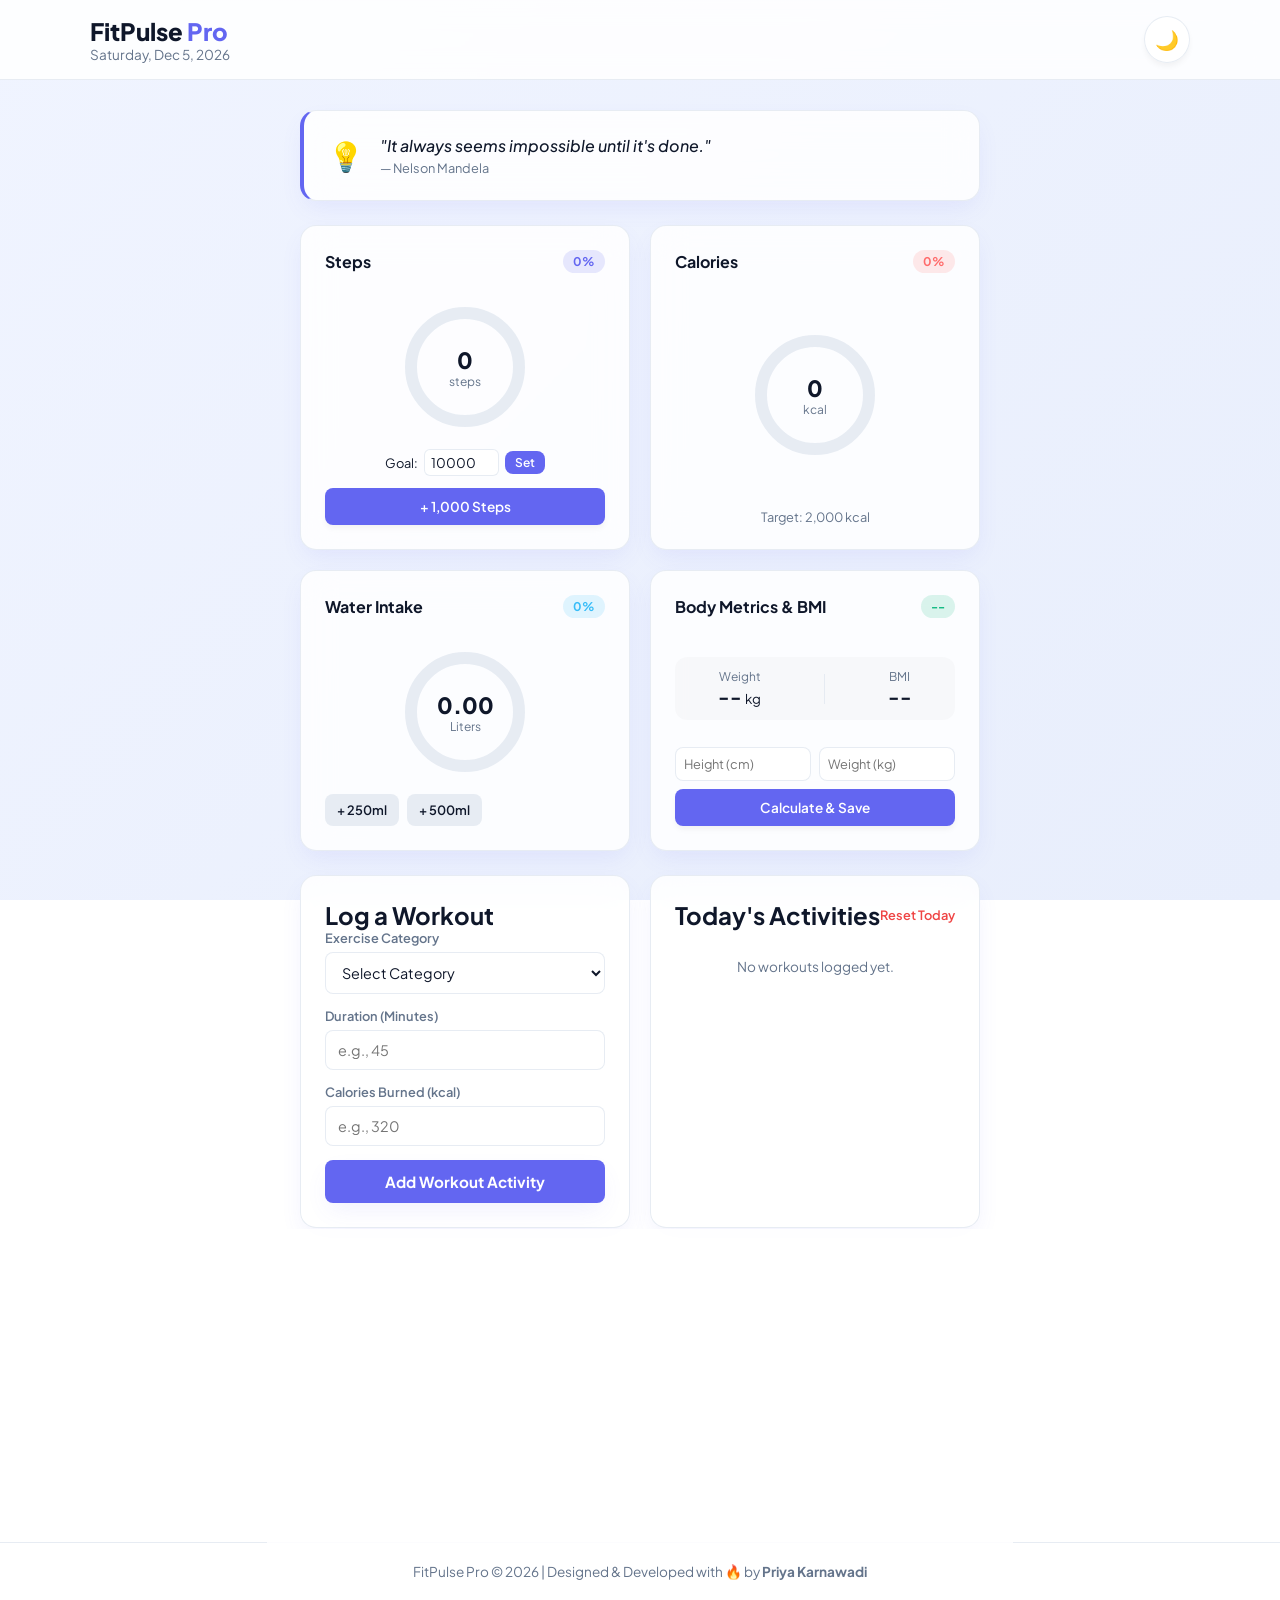
<file: CodeAlpha_Fitness_Tracker_App/index.html>
<!DOCTYPE html>
<html lang="en">
<head>
  <meta charset="UTF-8" />
  <meta name="viewport" content="width=device-width, initial-scale=1.0" />
  <title>FitPulse Pro | Fitness & Health Tracker</title>
  <link rel="stylesheet" href="style.css" />
  <link href="https://fonts.googleapis.com/css2?family=Plus+Jakarta+Sans:wght@400;500;600;700;800&display=swap" rel="stylesheet" />
</head>
<body>

  <!-- Background Animated Gradient Wrapper -->
  <div class="app-bg"></div>

  <!-- App Header -->
  <header class="app-header">
    <div class="header-container">
      <div class="brand">
        <h1>FitPulse <span>Pro</span></h1>
        <p id="current-date">Today's Date</p>
      </div>
      
      <!-- Dark Mode Toggle -->
      <div class="header-actions">
        <button id="theme-toggle" class="icon-btn" title="Toggle Theme" aria-label="Toggle Dark Mode">
          <span class="theme-icon">🌙</span>
        </button>
      </div>
    </div>
  </header>

  <!-- Main Container -->
  <main class="dashboard-container">

    <!-- Daily Motivational Quote Banner -->
    <section class="quote-banner card-box">
      <div class="quote-icon">💡</div>
      <div class="quote-content">
        <p id="quote-text">"The only bad workout is the one that didn't happen."</p>
        <span id="quote-author">— Unknown</span>
      </div>
    </section>

    <!-- Circular Progress Grid -->
    <section class="rings-grid">
      
      <!-- Steps Circle -->
      <div class="ring-card card-box">
        <div class="ring-header">
          <h3>Steps</h3>
          <span class="badge" id="steps-percent">0%</span>
        </div>
        <div class="circle-container">
          <svg class="progress-ring" width="140" height="140">
            <circle class="progress-ring-bg" stroke-width="12" r="54" cx="70" cy="70"/>
            <circle class="progress-ring-fill steps-circle" id="steps-ring" stroke-width="12" r="54" cx="70" cy="70"/>
          </svg>
          <div class="ring-center-text">
            <span id="steps-val" class="val-bold">0</span>
            <small>steps</small>
          </div>
        </div>
        
        <!-- Editable Step Goal -->
        <div class="goal-input-group">
          <label for="step-goal-input">Goal:</label>
          <input type="number" id="step-goal-input" min="1000" step="500" value="10000" />
          <button class="btn-sm" onclick="updateStepGoal()">Set</button>
        </div>
        <button class="btn-action" onclick="quickAddSteps()">+ 1,000 Steps</button>
      </div>

      <!-- Calories Circle -->
      <div class="ring-card card-box">
        <div class="ring-header">
          <h3>Calories</h3>
          <span class="badge calories-badge" id="calories-percent">0%</span>
        </div>
        <div class="circle-container">
          <svg class="progress-ring" width="140" height="140">
            <circle class="progress-ring-bg" stroke-width="12" r="54" cx="70" cy="70"/>
            <circle class="progress-ring-fill calories-circle" id="calories-ring" stroke-width="12" r="54" cx="70" cy="70"/>
          </svg>
          <div class="ring-center-text">
            <span id="calories-val" class="val-bold">0</span>
            <small>kcal</small>
          </div>
        </div>
        <p class="sub-text center-text">Target: 2,000 kcal</p>
      </div>

      <!-- Water Intake Circle -->
      <div class="ring-card card-box">
        <div class="ring-header">
          <h3>Water Intake</h3>
          <span class="badge water-badge" id="water-percent">0%</span>
        </div>
        <div class="circle-container">
          <svg class="progress-ring" width="140" height="140">
            <circle class="progress-ring-bg" stroke-width="12" r="54" cx="70" cy="70"/>
            <circle class="progress-ring-fill water-circle" id="water-ring" stroke-width="12" r="54" cx="70" cy="70"/>
          </svg>
          <div class="ring-center-text">
            <span id="water-val" class="val-bold">0.00</span>
            <small>Liters</small>
          </div>
        </div>
        <div class="btn-group">
          <button class="btn-action-sm" onclick="addWater(0.25)">+ 250ml</button>
          <button class="btn-action-sm" onclick="addWater(0.5)">+ 500ml</button>
        </div>
      </div>

      <!-- Weight & BMI Card -->
      <div class="ring-card card-box">
        <div class="ring-header">
          <h3>Body Metrics & BMI</h3>
          <span class="badge weight-badge" id="bmi-status-badge">--</span>
        </div>
        
        <div class="bmi-display">
          <div class="metric">
            <span class="metric-label">Weight</span>
            <span class="metric-value"><strong id="weight-val">--</strong> <small>kg</small></span>
          </div>
          <div class="metric-divider"></div>
          <div class="metric">
            <span class="metric-label">BMI</span>
            <span class="metric-value"><strong id="bmi-val">--</strong></span>
          </div>
        </div>

        <form id="metrics-form" class="stacked-form" onsubmit="updateMetrics(event)">
          <div class="form-row">
            <input type="number" id="height-input" placeholder="Height (cm)" step="0.1" required />
            <input type="number" id="weight-input" placeholder="Weight (kg)" step="0.1" required />
          </div>
          <button type="submit" class="btn-action">Calculate & Save</button>
        </form>
      </div>

    </section>

    <!-- Two-Column Form & Log Grid -->
    <div class="dashboard-split">

      <!-- Log Workout Form -->
      <section class="card-box">
        <h2>Log a Workout</h2>
        <form id="workout-form">
          <div class="form-group">
            <label for="workout-type">Exercise Category</label>
            <select id="workout-type" required>
              <option value="" disabled selected>Select Category</option>
              <option value="Running">🏃 Running</option>
              <option value="Cycling">🚴 Cycling</option>
              <option value="Weightlifting">🏋️ Weightlifting</option>
              <option value="Swimming">🏊 Swimming</option>
              <option value="Yoga">🧘 Yoga</option>
              <option value="Walking">🚶 Walking</option>
            </select>
          </div>

          <div class="form-group">
            <label for="workout-duration">Duration (Minutes)</label>
            <input type="number" id="workout-duration" placeholder="e.g., 45" min="1" required />
          </div>

          <div class="form-group">
            <label for="workout-calories">Calories Burned (kcal)</label>
            <input type="number" id="workout-calories" placeholder="e.g., 320" min="1" required />
          </div>

          <button type="submit" class="btn-primary">Add Workout Activity</button>
        </form>
      </section>

      <!-- Today's Workout History -->
      <section class="card-box">
        <div class="section-header">
          <h2>Today's Activities</h2>
          <button class="btn-danger-link" onclick="resetDayData()">Reset Today</button>
        </div>
        <ul id="workout-list" class="workout-list">
          <!-- Populated by JavaScript -->
        </ul>
      </section>

    </div>

    <!-- Weekly Interactive Workout Chart -->
    <section class="card-box">
      <h2>Weekly Activity Chart</h2>
      <p class="sub-text">Total workouts completed this week: <strong id="weekly-count">0</strong></p>
      
      <div class="weekly-bars" id="weekly-bars-container">
        <!-- Rendered by JavaScript -->
      </div>
    </section>

  </main>

  <!-- Footer -->
  <footer class="app-footer">
    <p>FitPulse Pro &copy; 2026 | Designed & Developed with 🔥 by <strong>Priya Karnawadi</strong></p>
  </footer>

<div id="toast" class="toast">
  ✅ Workout Added Successfully!
</div>

<script src="script.js"></script>
</body>
</html>
</file>
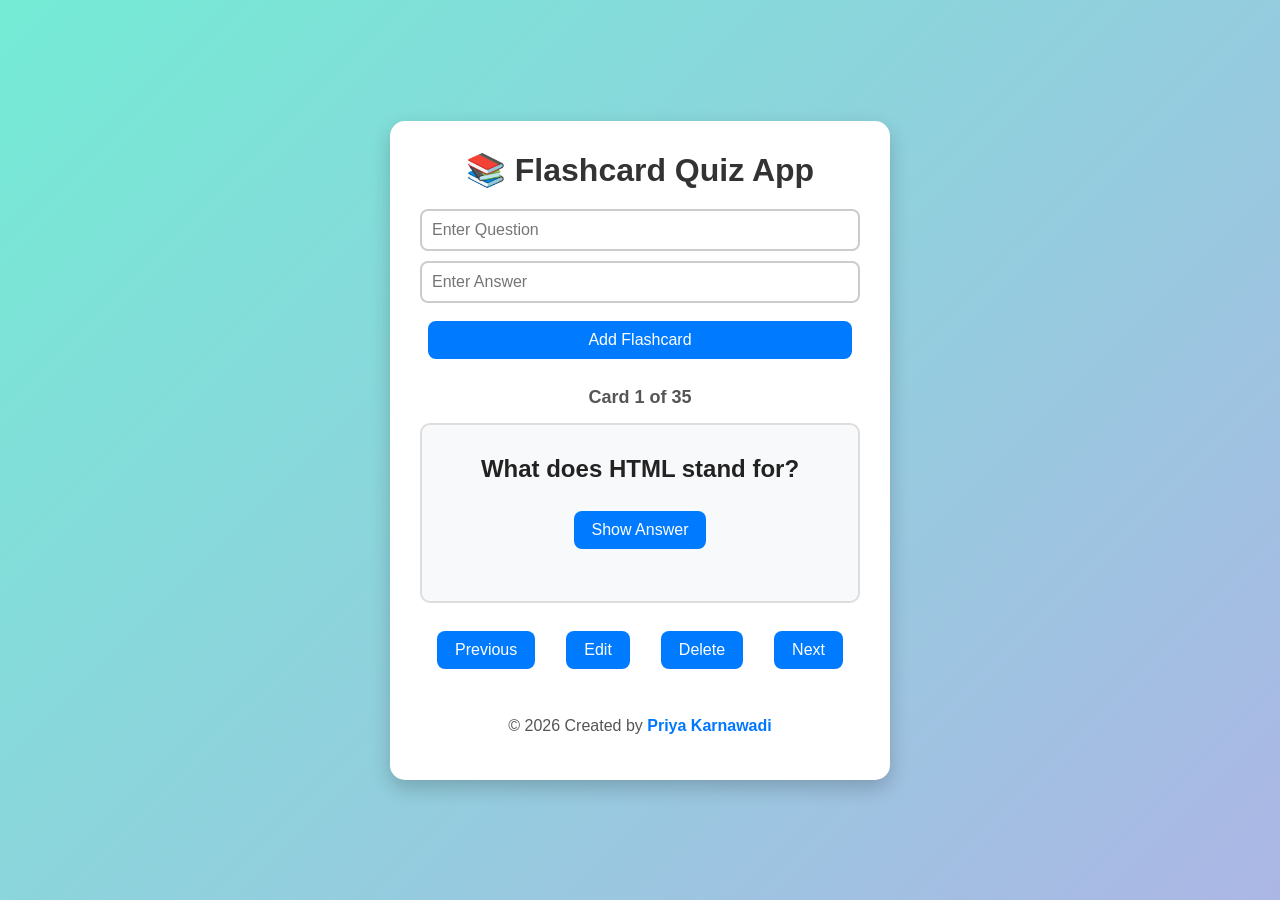
<file: CodeAlpha_Flashcard_Quiz_App/index.html>
<!DOCTYPE html>
<html lang="en">
<head>
    <meta charset="UTF-8">
    <meta name="viewport" content="width=device-width, initial-scale=1.0">
    <title>Flashcard Quiz App</title>
    <link rel="stylesheet" href="style.css">
</head>
<body>

<div class="container">
    <h1>📚 Flashcard Quiz App</h1>
    <div class="input-section">

    <input type="text" id="newQuestion" placeholder="Enter Question">

    <input type="text" id="newAnswer" placeholder="Enter Answer">

    <button id="addBtn">Add Flashcard</button>

</div>
    <p id="cardCounter"></p>  

    <div class="flashcard">
        <h2 id="question">Question will appear here</h2>
        <p id="answer" style="display:none;">Answer will appear here</p>

        <button id="showBtn">Show Answer</button>
    </div>
<div class="buttons">
    <button id="prevBtn">Previous</button>
    <button id="editBtn">Edit</button>
    <button id="deleteBtn">Delete</button>
    <button id="nextBtn">Next</button>
</div>
<footer>
    <p>© 2026 Created by <strong>Priya Karnawadi</strong></p>
</footer>
 <script src="script.js"></script>

</div>

</body>
</html>
</file>
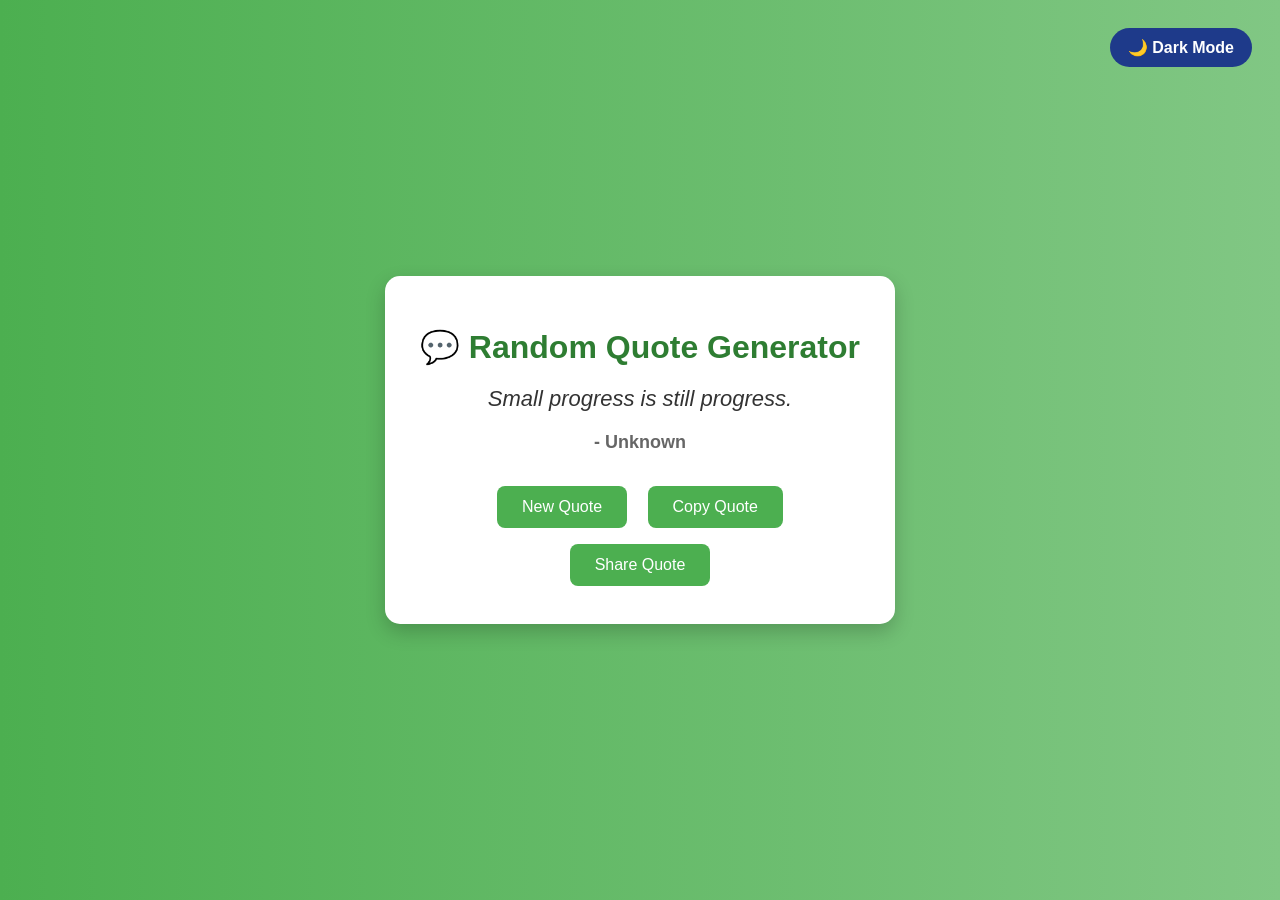
<file: CodeAlpha_Random_Quote_Generator/index.html>
<!DOCTYPE html>
<html lang="en">
<head>
    <meta charset="UTF-8">
    <meta name="viewport" content="width=device-width, initial-scale=1.0">
    <title>Random Quote Generator</title>

    <link rel="stylesheet" href="style.css">
</head>

<body>

<div class="container">

    <h1>💬 Random Quote Generator</h1>

    <p id="quote"></p>

    <h3 id="author"></h3>

    <button id="darkModeBtn" onclick="toggleDarkMode()">🌙 Dark Mode</button>
    <button onclick="generateQuote()">New Quote</button>
    <button onclick="copyQuote()">Copy Quote</button>
    <button onclick="shareQuote()">Share Quote</button>

</div>

<script src="script.js"></script>

</body>
</html>
</file>
<file: CodeAlpha_Fitness_Tracker_App/style.css>
/* ==========================================================================
   CSS Custom Properties (Light & Dark Theme Variables)
   ========================================================================== */
:root {
  --bg-gradient: linear-gradient(135deg, #f0f4ff 0%, #e8eefc 100%);
  --card-bg: rgba(255, 255, 255, 0.85);
  --card-border: rgba(226, 232, 240, 0.8);
  --text-main: #0f172a;
  --text-muted: #64748b;
  
  --primary: #6366f1;         /* Electric Indigo */
  --primary-hover: #4f46e5;
  --calories-color: #ff6b6b;  /* Coral Red */
  --water-color: #38bdf8;     /* Sky Blue */
  --weight-color: #10b981;    /* Emerald */
  
  --shadow-sm: 0 4px 6px -1px rgba(0, 0, 0, 0.05);
  --shadow-lg: 0 10px 25px -5px rgba(99, 102, 241, 0.1);
  --radius: 16px;
  --transition: all 0.3s cubic-bezier(0.4, 0, 0.2, 1);
}

/* Dark Theme Overrides */
[data-theme="dark"] {
  --bg-gradient: linear-gradient(135deg, #0f172a 0%, #1e293b 100%);
  --card-bg: rgba(30, 41, 59, 0.75);
  --card-border: rgba(51, 65, 85, 0.6);
  --text-main: #f8fafc;
  --text-muted: #94a3b8;
  --shadow-lg: 0 10px 25px -5px rgba(0, 0, 0, 0.5);
}

* {
  box-sizing: border-box;
  margin: 0;
  padding: 0;
  font-family: 'Plus Jakarta Sans', sans-serif;
}

body {
  background: var(--bg-gradient);
  background-attachment: fixed;
  color: var(--text-main);
  min-height: 100vh;
  display: flex;
  flex-direction: column;
  transition: var(--transition);
}

/* Header */
.app-header {
  background: var(--card-bg);
  backdrop-filter: blur(12px);
  border-bottom: 1px solid var(--card-border);
  position: sticky;
  top: 0;
  z-index: 100;
  padding: 16px 0;
}

.header-container {
  max-width: 1140px;
  margin: 0 auto;
  padding: 0 20px;
  display: flex;
  justify-content: space-between;
  align-items: center;
}

.brand h1 {
  font-size: 1.5rem;
  font-weight: 800;
}

.brand h1 span {
  color: var(--primary);
}

#current-date {
  font-size: 0.85rem;
  color: var(--text-muted);
}

.icon-btn {
  background: var(--card-bg);
  border: 1px solid var(--card-border);
  padding: 10px;
  border-radius: 50%;
  cursor: pointer;
  font-size: 1.2rem;
  box-shadow: var(--shadow-sm);
  transition: var(--transition);
}

.icon-btn:hover {
  transform: scale(1.1) rotate(15deg);
}

/* Main Dashboard */
.dashboard-container {
  max-width: 1140px;
  margin: 30px auto;
  padding: 0 20px;
  flex: 1;
  display: flex;
  flex-direction: column;
  gap: 24px;
}

/* Card Container styling */
.card-box {
  background: var(--card-bg);
  backdrop-filter: blur(16px);
  border: 1px solid var(--card-border);
  border-radius: var(--radius);
  padding: 24px;
  box-shadow: var(--shadow-lg);
  transition: var(--transition);
}

.card-box:hover {
  transform: translateY(-2px);
}

/* Quote Banner */
.quote-banner {
  display: flex;
  align-items: center;
  gap: 16px;
  border-left: 4px solid var(--primary);
}

.quote-icon {
  font-size: 1.8rem;
}

#quote-text {
  font-style: italic;
  font-weight: 500;
}

#quote-author {
  display: block;
  font-size: 0.8rem;
  color: var(--text-muted);
  margin-top: 4px;
}

/* Circular Rings Grid */
.rings-grid {
  display: grid;
  grid-template-columns: repeat(auto-fit, minmax(240px, 1fr));
  gap: 20px;
}

.ring-card {
  display: flex;
  flex-direction: column;
  align-items: center;
  justify-content: space-between;
}

.ring-header {
  width: 100%;
  display: flex;
  justify-content: space-between;
  align-items: center;
  margin-bottom: 12px;
}

.ring-header h3 {
  font-size: 1rem;
  font-weight: 700;
}

.badge {
  background: rgba(99, 102, 241, 0.15);
  color: var(--primary);
  font-size: 0.75rem;
  font-weight: 700;
  padding: 4px 10px;
  border-radius: 20px;
}

.calories-badge { background: rgba(255, 107, 107, 0.15); color: var(--calories-color); }
.water-badge { background: rgba(56, 189, 248, 0.15); color: var(--water-color); }
.weight-badge { background: rgba(16, 185, 129, 0.15); color: var(--weight-color); }

/* SVG Progress Rings */
.circle-container {
  position: relative;
  display: flex;
  justify-content: center;
  align-items: center;
  margin: 12px 0;
}

.progress-ring-bg {
  fill: transparent;
  stroke: var(--card-border);
}

.progress-ring-fill {
  fill: transparent;
  stroke: var(--primary);
  stroke-dasharray: 339.292; /* 2 * PI * 54 */
  stroke-dashoffset: 339.292;
  stroke-linecap: round;
  transform: rotate(-90deg);
  transform-origin: 50% 50%;
  transition: stroke-dashoffset 0.8s ease-in-out;
}

.steps-circle { stroke: var(--primary); }
.calories-circle { stroke: var(--calories-color); }
.water-circle { stroke: var(--water-color); }

.ring-center-text {
  position: absolute;
  display: flex;
  flex-direction: column;
  align-items: center;
}

.val-bold {
  font-size: 1.4rem;
  font-weight: 800;
}

.ring-center-text small {
  font-size: 0.75rem;
  color: var(--text-muted);
}

/* Inputs & Actions */
.goal-input-group {
  display: flex;
  align-items: center;
  gap: 6px;
  font-size: 0.8rem;
  margin-bottom: 12px;
}

.goal-input-group input {
  width: 75px;
  padding: 4px 6px;
  border-radius: 6px;
  border: 1px solid var(--card-border);
  background: var(--card-bg);
  color: var(--text-main);
}

.btn-sm, .btn-action-sm, .btn-action {
  border: none;
  border-radius: 8px;
  font-weight: 600;
  cursor: pointer;
  transition: var(--transition);
}

.btn-sm {
  background: var(--primary);
  color: white;
  padding: 4px 10px;
  font-size: 0.75rem;
}

.btn-action-sm {
  background: var(--card-border);
  color: var(--text-main);
  padding: 8px 12px;
  font-size: 0.8rem;
}

.btn-action-sm:hover {
  background: var(--primary);
  color: white;
}

.btn-action {
  width: 100%;
  background: var(--primary);
  color: white;
  padding: 10px;
  font-size: 0.85rem;
  box-shadow: var(--shadow-sm);
}

.btn-action:hover {
  background: var(--primary-hover);
  transform: translateY(-1px);
}

.btn-group {
  display: flex;
  gap: 8px;
  width: 100%;
}

/* Body Metrics Display */
.bmi-display {
  display: flex;
  align-items: center;
  justify-content: space-around;
  width: 100%;
  margin: 16px 0;
  padding: 12px;
  background: rgba(0, 0, 0, 0.02);
  border-radius: 12px;
}

.metric {
  display: flex;
  flex-direction: column;
  align-items: center;
}

.metric-label {
  font-size: 0.75rem;
  color: var(--text-muted);
}

.metric-value strong {
  font-size: 1.2rem;
}

.metric-divider {
  width: 1px;
  height: 30px;
  background: var(--card-border);
}

.stacked-form {
  width: 100%;
  display: flex;
  flex-direction: column;
  gap: 8px;
}

.form-row {
  display: flex;
  gap: 8px;
}

.form-row input {
  width: 50%;
  padding: 8px;
  border-radius: 8px;
  border: 1px solid var(--card-border);
  background: var(--card-bg);
  color: var(--text-main);
  font-size: 0.8rem;
}

/* Dashboard Split */
.dashboard-split {
  display: grid;
  grid-template-columns: 1fr 1fr;
  gap: 20px;
}

.form-group {
  margin-bottom: 14px;
}

.form-group label {
  display: block;
  font-size: 0.8rem;
  font-weight: 600;
  color: var(--text-muted);
  margin-bottom: 6px;
}

.form-group input, .form-group select {
  width: 100%;
  padding: 10px 12px;
  border-radius: 8px;
  border: 1px solid var(--card-border);
  background: var(--card-bg);
  color: var(--text-main);
  font-size: 0.9rem;
}

.btn-primary {
  width: 100%;
  background: var(--primary);
  color: white;
  border: none;
  padding: 12px;
  border-radius: 8px;
  font-weight: 700;
  font-size: 0.95rem;
  cursor: pointer;
  box-shadow: var(--shadow-lg);
  transition: var(--transition);
}

.btn-primary:hover {
  background: var(--primary-hover);
  transform: translateY(-2px);
}

/* Logs */
.section-header {
  display: flex;
  justify-content: space-between;
  align-items: center;
  margin-bottom: 16px;
}

.btn-danger-link {
  background: none;
  border: none;
  color: #ef4444;
  font-size: 0.8rem;
  font-weight: 600;
  cursor: pointer;
}

.workout-list {
  list-style: none;
  max-height: 250px;
  overflow-y: auto;
}

.workout-item {
  display: flex;
  justify-content: space-between;
  align-items: center;
  padding: 12px;
  margin-bottom: 8px;
  background: rgba(0, 0, 0, 0.02);
  border-radius: 8px;
  animation: fadeIn 0.3s ease-in-out;
}

.workout-info h4 {
  font-size: 0.9rem;
  font-weight: 700;
}

.workout-info p {
  font-size: 0.8rem;
  color: var(--text-muted);
}

/* Weekly Interactive Chart */
.weekly-bars {
  display: flex;
  justify-content: space-between;
  align-items: flex-end;
  height: 140px;
  margin-top: 20px;
  padding-top: 10px;
}

.day-column {
  display: flex;
  flex-direction: column;
  align-items: center;
  height: 100%;
  justify-content: flex-end;
  flex: 1;
}

.bar-track {
  width: 16px;
  height: 100px;
  background: var(--card-border);
  border-radius: 10px;
  display: flex;
  align-items: flex-end;
  overflow: hidden;
}

.bar-fill {
  width: 100%;
  background: var(--primary);
  border-radius: 10px;
  transition: height 0.6s cubic-bezier(0.4, 0, 0.2, 1);
}

.bar-fill:hover {
  filter: brightness(1.2);
}

.day-label {
  font-size: 0.75rem;
  color: var(--text-muted);
  margin-top: 8px;
  font-weight: 600;
}

/* Footer */
.app-footer {
  text-align: center;
  padding: 20px;
  font-size: 0.85rem;
  color: var(--text-muted);
  border-top: 1px solid var(--card-border);
  margin-top: auto;
}

/* Utility Animations */
@keyframes fadeIn {
  from { opacity: 0; transform: translateY(6px); }
  to { opacity: 1; transform: translateY(0); }
}

.sub-text {
  font-size: 0.8rem;
  color: var(--text-muted);
  margin-top: 4px;
}

.center-text { text-align: center; }

/* Responsive adjustments */
@media (max-width: 768px) {
  .dashboard-split {
    grid-template-columns: 1fr;
  }
}
/* ===========================
   Toast Notification
=========================== */

.toast {
  position: fixed;
  bottom: 25px;
  right: 25px;
  background: #16a34a;
  color: white;
  padding: 14px 22px;
  border-radius: 10px;
  font-weight: 600;
  box-shadow: 0 8px 20px rgba(0,0,0,0.25);
  opacity: 0;
  transform: translateY(30px);
  transition: all 0.4s ease;
  pointer-events: none;
  z-index: 9999;
}

.toast.show {
  opacity: 1;
  transform: translateY(0);
}
</file>
<file: CodeAlpha_Flashcard_Quiz_App/style.css>
* {
    margin: 0;
    padding: 0;
    box-sizing: border-box;
    font-family: Arial, sans-serif;
}

body {
    background: linear-gradient(135deg, #74ebd5, #ACB6E5);
    display: flex;
    justify-content: center;
    align-items: center;
    min-height: 100vh;
}

.container {
    width: 90%;
    max-width: 500px;
    background: white;
    padding: 30px;
    border-radius: 15px;
    box-shadow: 0 8px 20px rgba(0, 0, 0, 0.2);
    text-align: center;
}

h1 {
    color: #333;
    margin-bottom: 20px;
}

.flashcard {
    background: #f8f9fa;
    border: 2px solid #ddd;
    border-radius: 10px;
    padding: 30px;
    margin-bottom: 20px;
    min-height: 180px;
}

#question {
    color: #222;
    margin-bottom: 20px;
}

#answer {
    color: #007BFF;
    font-size: 18px;
    margin-bottom: 20px;
}

button {
    padding: 10px 18px;
    margin: 8px;
    border: none;
    border-radius: 8px;
    background: #007BFF;
    color: white;
    font-size: 16px;
    cursor: pointer;
    transition: 0.3s;
}

button:hover {
    background: #0056b3;
}

.buttons {
    display: flex;
    justify-content: center;
    gap: 15px;
}
.input-section{
    display:flex;
    flex-direction:column;
    gap:10px;
    margin-bottom:20px;
}

.input-section input{
    padding:10px;
    border:2px solid #ccc;
    border-radius:8px;
    font-size:16px;
}

.input-section input:focus{
    outline:none;
    border-color:#007BFF;
}
#cardCounter{
    text-align:center;
    font-weight:bold;
    color:#555;
    margin-bottom:15px;
    font-size:18px;
}
footer {
    text-align: center;
    margin-top: 25px;
    padding: 15px;
    color: #555;
    font-size: 16px;
    font-family: Arial, sans-serif;
}

footer strong {
    color: #0077ff;
}
/* Mobile Responsive */
@media (max-width: 600px) {

    .buttons {
        display: flex;
        flex-wrap: wrap;
        justify-content: center;
        gap: 10px;
    }

    .buttons button {
        width: 130px;
        margin: 5px;
    }

}
/* Mobile Responsive */
@media (max-width: 600px) {

    .buttons {
        display: flex;
        flex-wrap: wrap;
        justify-content: center;
        gap: 10px;
        width: 100%;
    }

    .buttons button {
        flex: 1 1 40%;
        max-width: 140px;
        margin: 5px;
    }

}
</file>
<file: CodeAlpha_Random_Quote_Generator/style.css>
body {
    margin: 0;
    padding: 0;
    background: linear-gradient(to right, #4CAF50, #81C784);
    font-family: Arial, sans-serif;
    display: flex;
    justify-content: center;
    align-items: center;
    height: 100vh;
}

.container {
    background: white;
    width: 450px;
    padding: 30px;
    border-radius: 15px;
    text-align: center;
    box-shadow: 0 8px 20px rgba(0,0,0,0.2);
}

h1 {
    color: #2E7D32;
    margin-bottom: 20px;
}

#quote {
    font-size: 22px;
    color: #333;
    font-style: italic;
    margin: 20px 0;
}

#author {
    font-size: 18px;
    color: #666;
    margin-bottom: 25px;
}

button {
    background-color: #4CAF50;
    color: white;
    border: none;
    padding: 12px 25px;
    font-size: 16px;
    border-radius: 8px;
    cursor: pointer;
    margin: 8px;
}
.dark-mode {
    background: #1e1e1e;
    color: white;
}

.dark-mode .container {
    background: #333;
    color: white;
}

.dark-mode #quote,
.dark-mode #author,
.dark-mode h1 {
    color: white;
}

button:hover {
    background-color: #2E7D32;
}
#darkModeBtn {
    position: fixed;
    top: 20px;
    right: 20px;
    background-color: #1E3A8A !important;
    color: white !important;
    border: none;
    border-radius: 20px;
    padding: 10px 18px;
    font-weight: bold;
    cursor: pointer;
}
</file>
